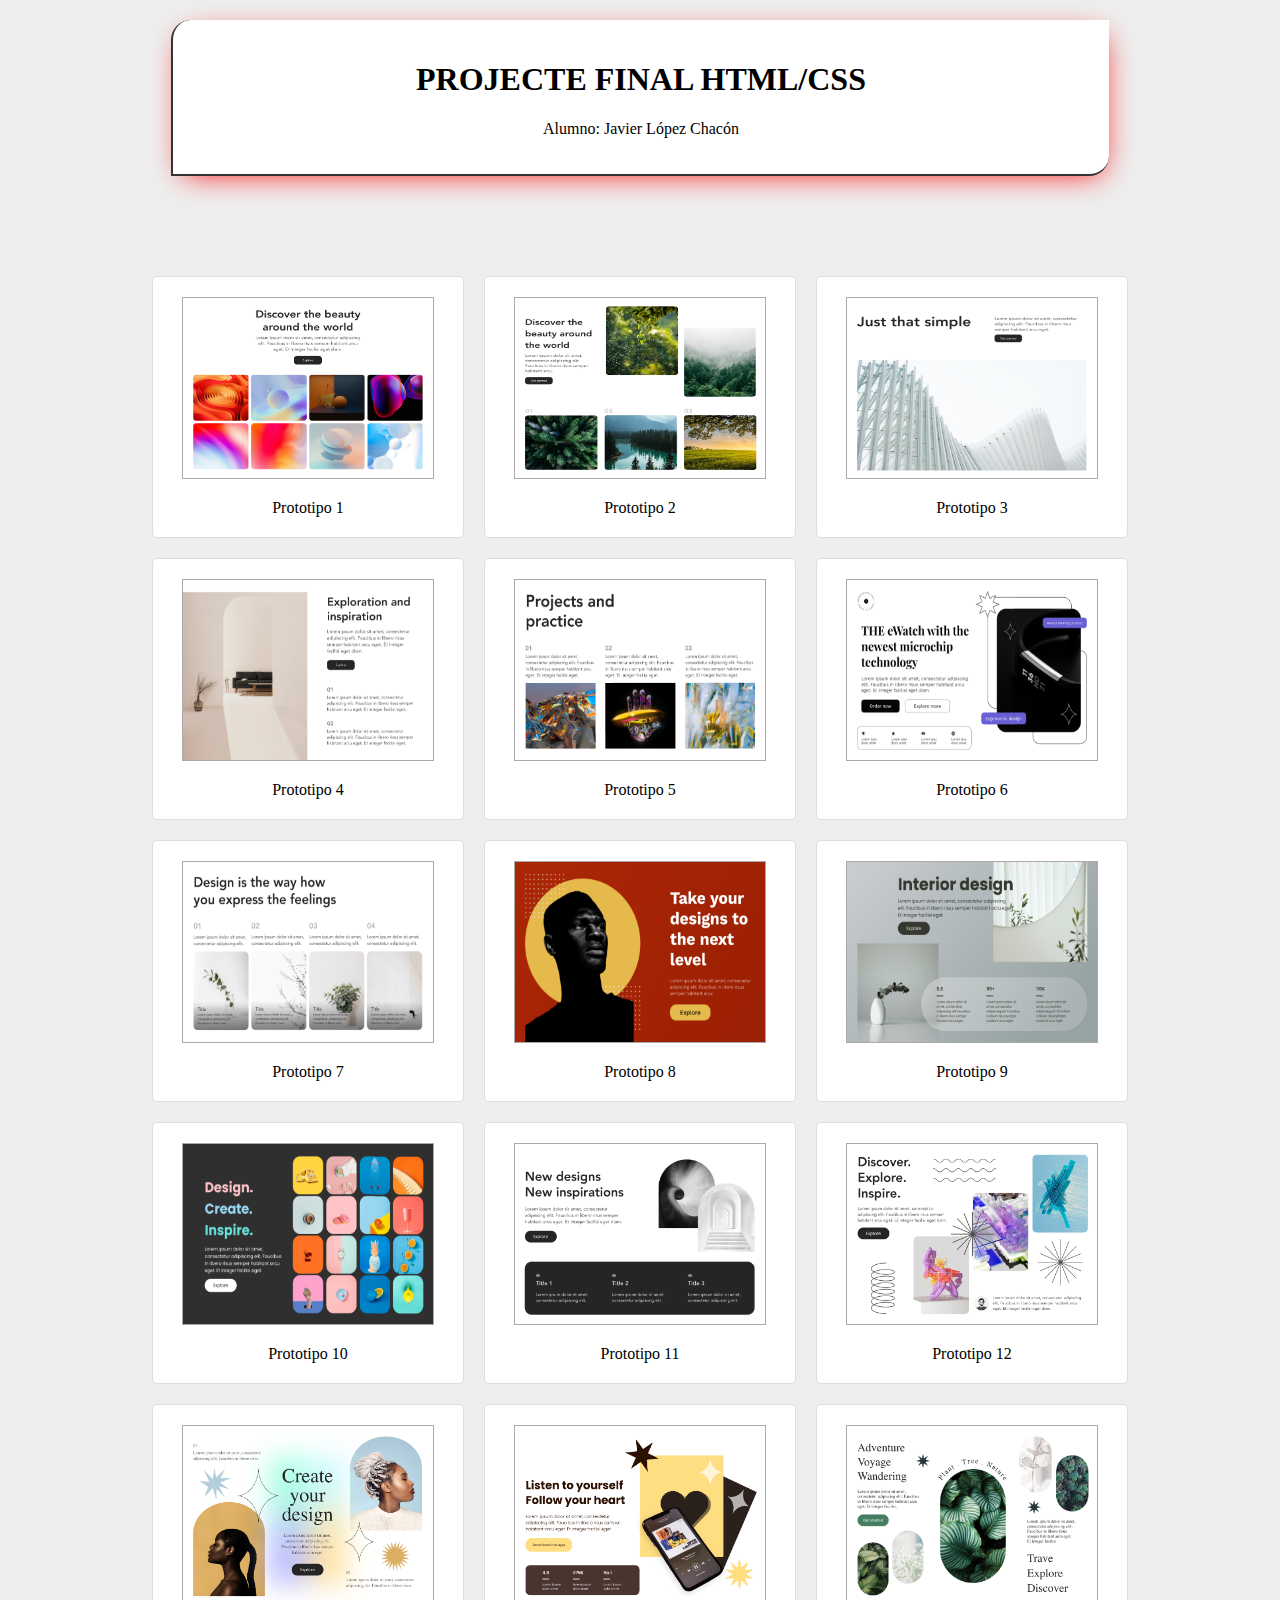
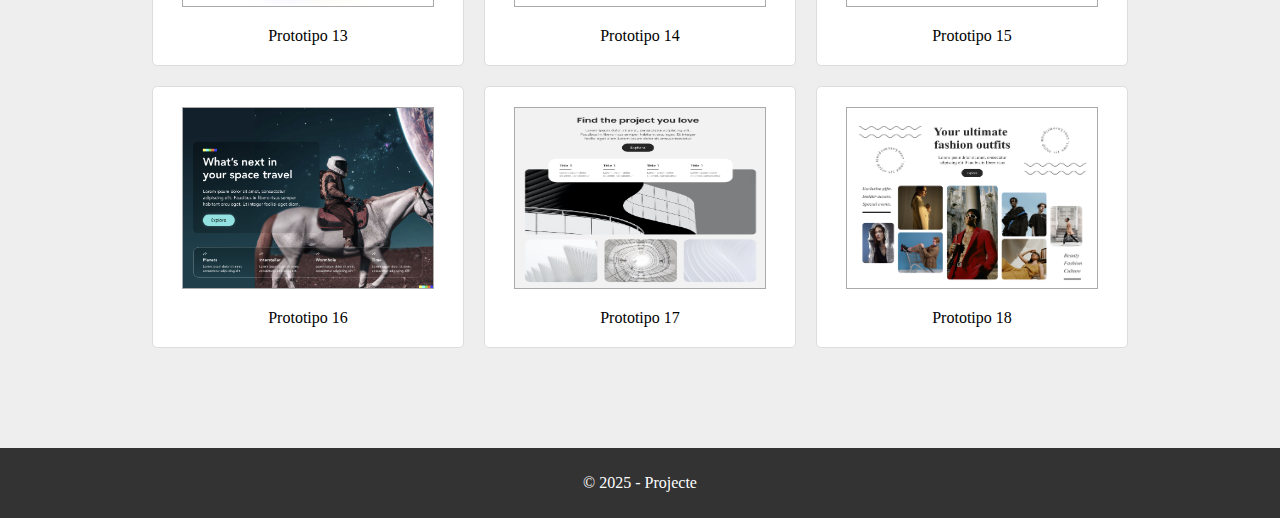
<file: index.html>
<!DOCTYPE html>
<html lang="en">
<head>
    <meta charset="UTF-8">
    <meta name="viewport" content="width=device-width, initial-scale=1.0">
    <title>PROJECTE FINAL HTML/CSS</title>
    <link rel="stylesheet" href="styles.css">
    <link href="https://fonts.cdnfonts.com/css/avenir" rel="stylesheet">
</head>
<body>
    <nav>
        <h1>PROJECTE FINAL HTML/CSS</h1>
        <p>Alumno: Javier López Chacón</p>
    </nav>
    <section class="cartas">
        <div>
            <a href="prototipos/prototipo_01/index.html"><img src="img/imagen01.png" alt="prototipo 1"></a>
            <p>Prototipo 1</p>
        </div>
        <div>
            <a href="prototipos/prototipo_02/index.html"><img src="img/imagen02.png" alt="prototipo 2"></a>
            <p>Prototipo 2</p>
        </div>
        <div>
            <a href="prototipos/prototipo_03/index.html"><img src="img/imagen03.png" alt="prototipo 3"></a>
            <p>Prototipo 3</p>
        </div>
        <div>
            <a href="prototipos/prototipo_04/index.html"><img src="img/imagen04.png" alt="prototipo 4"></a>
            <p>Prototipo 4</p>
        </div>
        <div>
            <a href="prototipos/prototipo_05/index.html"><img src="img/imagen05.png" alt="prototipo 5"></a>
            <p>Prototipo 5</p>
        </div>
        <div>
            <a href="prototipos/prototipo_06/index.html"><img src="img/imagen06.png" alt="prototipo 6"></a>
            <p>Prototipo 6</p>
        </div>
        <div>
            <a href="prototipos/prototipo_07/index.html"><img src="img/imagen07.png" alt="prototipo 7"></a>
            <p>Prototipo 7</p>
        </div>
        <div>
            <a href="prototipos/prototipo_08/index.html"><img src="img/imagen08.png" alt="prototipo 8"></a>
            <p>Prototipo 8</p>
        </div>
        <div>
            <a href="prototipos/prototipo_09/index.html"><img src="img/imagen09.png" alt="prototipo 9"></a>
            <p>Prototipo 9</p>
        </div>
        <div>
            <a href="prototipos/prototipo_10/index.html"><img src="img/imagen10.png" alt="prototipo 10"></a>
            <p>Prototipo 10</p>
        </div>
        <div>
            <a href="prototipos/prototipo_11/index.html"><img src="img/imagen11.png" alt="prototipo 11"></a>
            <p>Prototipo 11</p>
        </div>
        <div>
            <a href="prototipos/prototipo_12/index.html"><img src="img/imagen12.png" alt="prototipo 12"></a>
            <p>Prototipo 12</p>
        </div>
        <div>
            <a href="prototipos/prototipo_13/index.html"><img src="img/imagen13.png" alt="prototipo 13"></a>
            <p>Prototipo 13</p>
        </div>
        <div>
            <a href="prototipos/prototipo_14/index.html"><img src="img/imagen14.png" alt="prototipo 14"></a>
            <p>Prototipo 14</p>
        </div>
        <div>
            <a href="prototipos/prototipo_15/index.html"><img src="img/imagen15.png" alt="prototipo 15"></a>
            <p>Prototipo 15</p>
        </div>
        <div>
            <a href="prototipos/prototipo_16/index.html"><img src="img/imagen16.png" alt="prototipo 16"></a>
            <p>Prototipo 16</p>
        </div>
        <div>
            <a href="prototipos/prototipo_17/index.html"><img src="img/imagen17.png" alt="prototipo 17"></a>
            <p>Prototipo 17</p>
        </div>
        <div>
            <a href="prototipos/prototipo_18/index.html"><img src="img/imagen18.png" alt="prototipo 18"></a>
            <p>Prototipo 18</p>
        </div>
    </section>
    <footer>
        <p>© 2025 - Projecte</p>
    </footer>
</body>
</html>
</file>
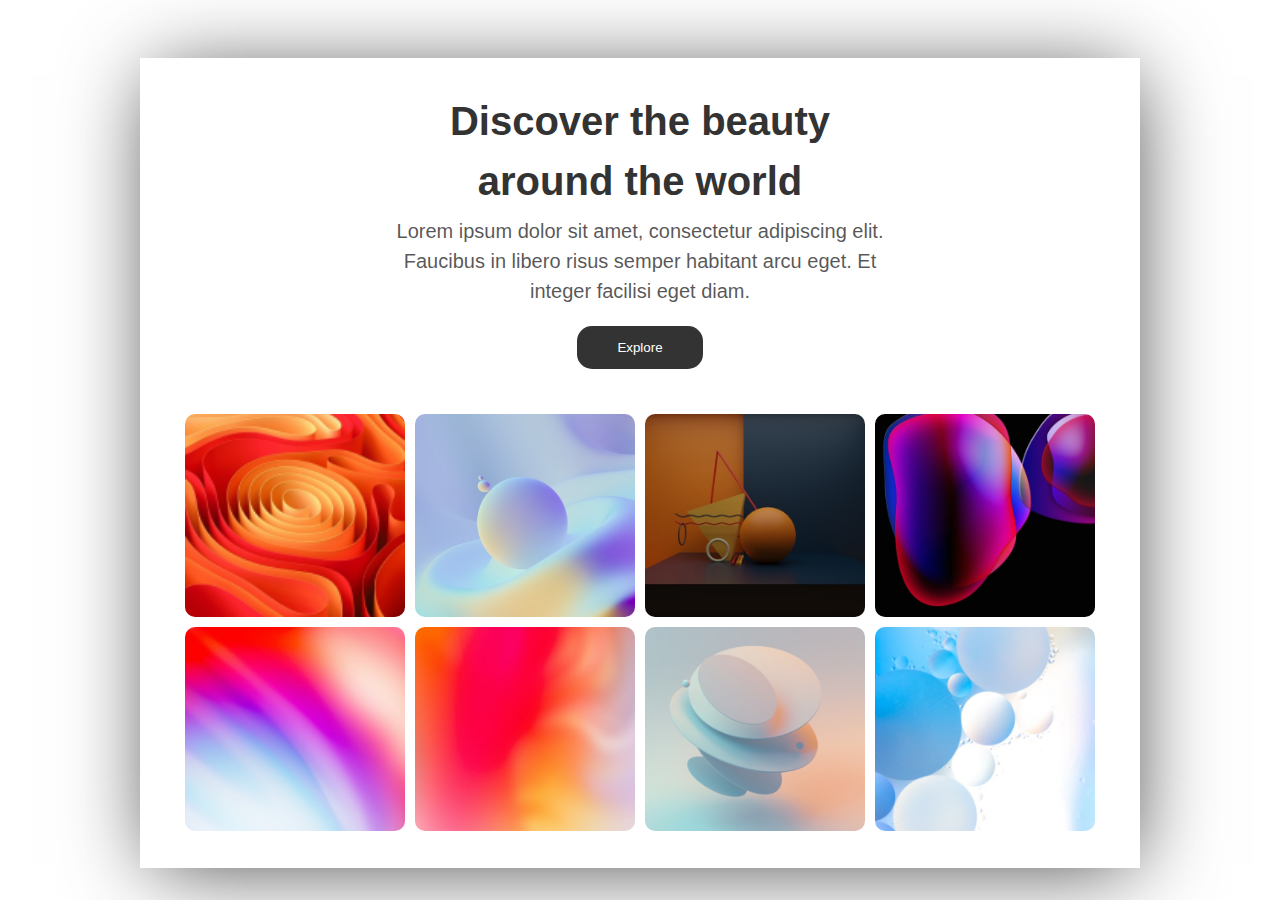
<file: prototipos/prototipo_01/index.html>
<!DOCTYPE html>
<html lang="en">
<head>
    <meta charset="UTF-8">
    <meta name="viewport" content="width=device-width, initial-scale=1.0">
    <title>Prototipo 1</title>
    <link rel="stylesheet" href="styles.css">
</head>
<body>
    <section class="carta-1">
        <h2>Discover the beauty around the world</h2>
        <p>Lorem ipsum dolor sit amet, consectetur adipiscing elit. Faucibus in libero risus semper habitant arcu eget. Et integer facilisi eget diam.</p>
        <button>Explore</button>
        <div>
            <img src="img__carta-1/imagen1.png">
            <img src="img__carta-1/imagen2.png">
            <img src="img__carta-1/imagen3.png">
            <img src="img__carta-1/imagen4.png">
            <img src="img__carta-1/imagen5.png">
            <img src="img__carta-1/imagen6.png">
            <img src="img__carta-1/imagen7.png">
            <img src="img__carta-1/imagen8.png">
        </div>
    </section>
</body>
</html>
</file>
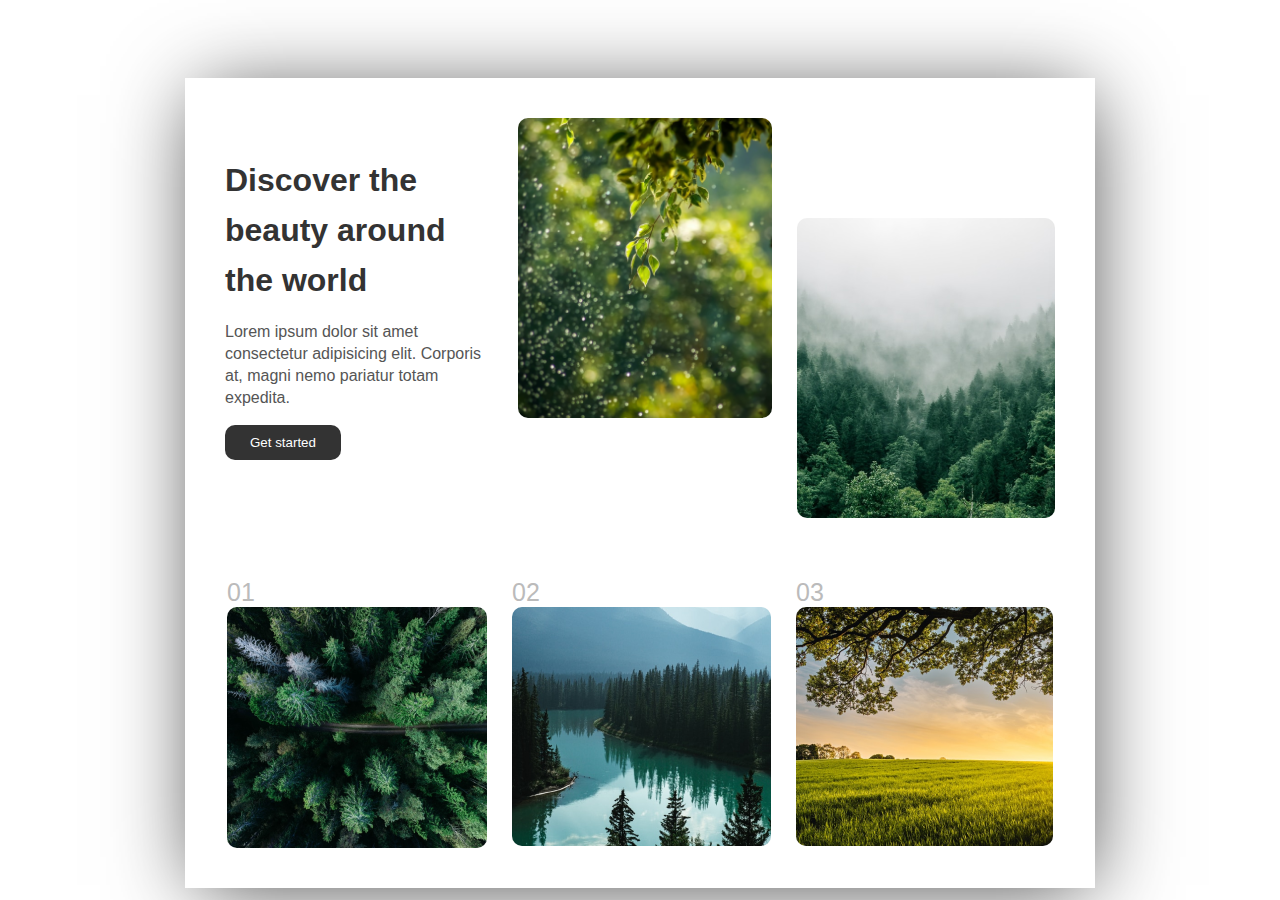
<file: prototipos/prototipo_02/index.html>
<!DOCTYPE html>
<html lang="en">
<head>
    <meta charset="UTF-8">
    <meta name="viewport" content="width=device-width, initial-scale=1.0">
    <title>Prototipo 2</title>
    <link rel="stylesheet" href="styles.css">
</head>
<body>
    <section class="carta-2">
        <div class="carta-2__primera-parte">
            <div>
                <h2>Discover the beauty around the world</h2>
                <p>Lorem ipsum dolor sit amet consectetur adipisicing elit. Corporis at, magni nemo pariatur totam expedita.</p>
                <button>Get started</button>
            </div>
            <img src="img__carta-2/imagen1.png">
            <img src="img__carta-2/imagen2.png">
        </div>
        <div class="carta-2__segunda-parte">
            <div>
                <div class="carta-2__numero">01</div>
                <img src="img__carta-2/imagen3.png">
            </div>
            <div>
                <div class="carta-2__numero">02</div>
                <img src="img__carta-2/imagen4.png">
            </div>
            <div>
                <div class="carta-2__numero">03</div>
                <img src="img__carta-2/imagen5.png">
            </div>
        </div>
    </section>
</body>
</html>
</file>
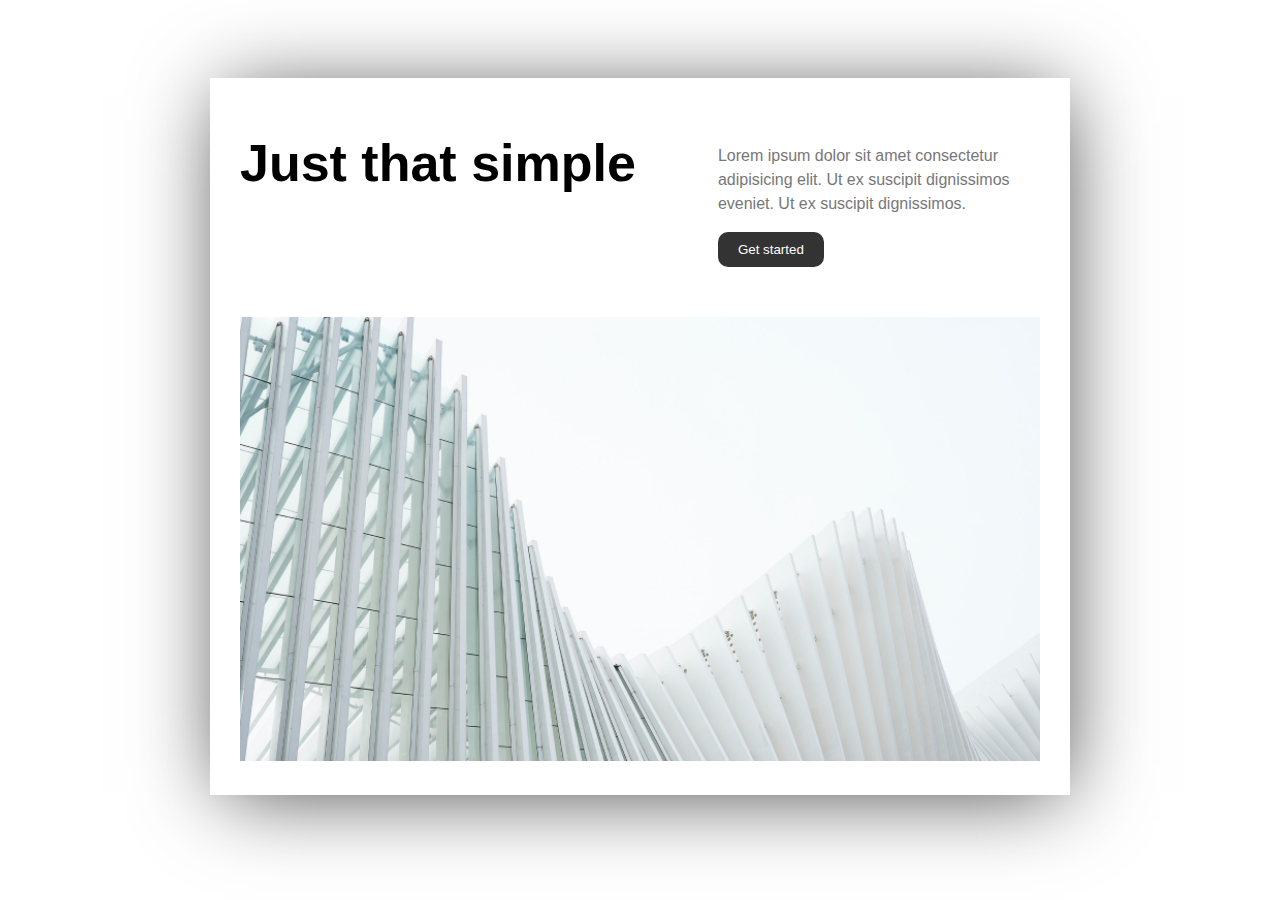
<file: prototipos/prototipo_03/index.html>
<!DOCTYPE html>
<html lang="en">
<head>
    <meta charset="UTF-8">
    <meta name="viewport" content="width=device-width, initial-scale=1.0">
    <title>Prototipo 3</title>
    <link rel="stylesheet" href="styles.css">
</head>
<body>
    <section class="carta-3">
        <div>
            <h2>Just that simple</h2>
            <div class="carta-3__parte">
                <p>Lorem ipsum dolor sit amet consectetur adipisicing elit. Ut ex suscipit dignissimos eveniet. Ut ex suscipit dignissimos.</p>
                <button>Get started</button>
            </div>
        </div>
        <img src="img__carta-3/imagen1.png">
    </section>

</body>
</html>
</file>
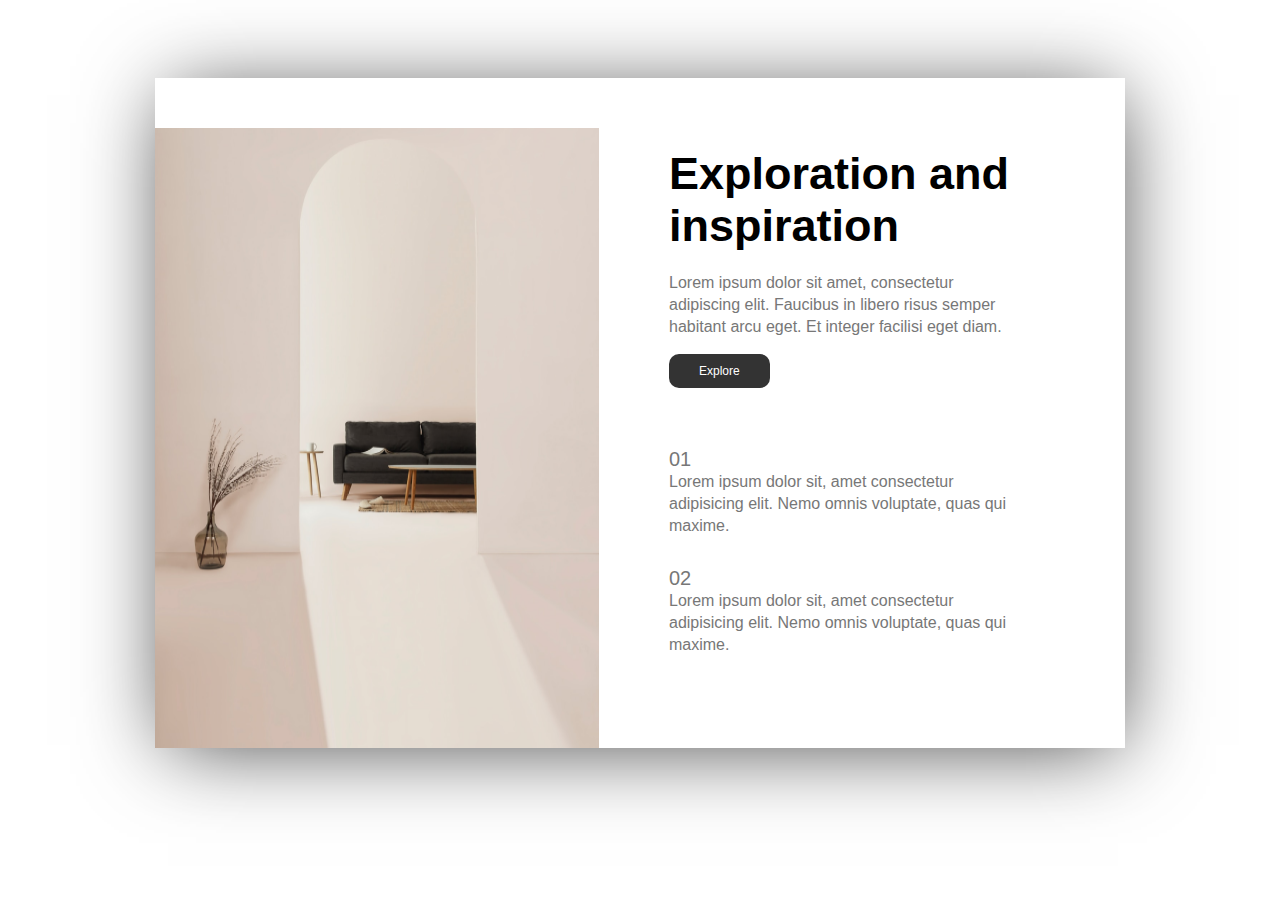
<file: prototipos/prototipo_04/index.html>
<!DOCTYPE html>
<html lang="en">
<head>
    <meta charset="UTF-8">
    <meta name="viewport" content="width=device-width, initial-scale=1.0">
    <title>Prototipo 4</title>
    <link rel="stylesheet" href="styles.css">
</head>
<body>
    <section class="carta-4">
        <img src="img__carta-4/imagen1.png">
        <div>
            <div class="carta-4__primera-parte">
                <h2>Exploration and inspiration</h2>
                <p>Lorem ipsum dolor sit amet, consectetur adipiscing elit. Faucibus in libero risus semper habitant arcu eget. Et integer facilisi eget diam.</p>
                <button>Explore</button>
            </div>
            <div class="carta-4__segunda-parte">
                <div>
                    <div>01</div>
                    <p>Lorem ipsum dolor sit, amet consectetur adipisicing elit. Nemo omnis voluptate, quas qui maxime.</p>
                </div>
                <div>
                    <div>02</div>
                    <p>Lorem ipsum dolor sit, amet consectetur adipisicing elit. Nemo omnis voluptate, quas qui maxime.</p>
                </div>
            </div>
        </div>
    </section>
</body>
</html>
</file>
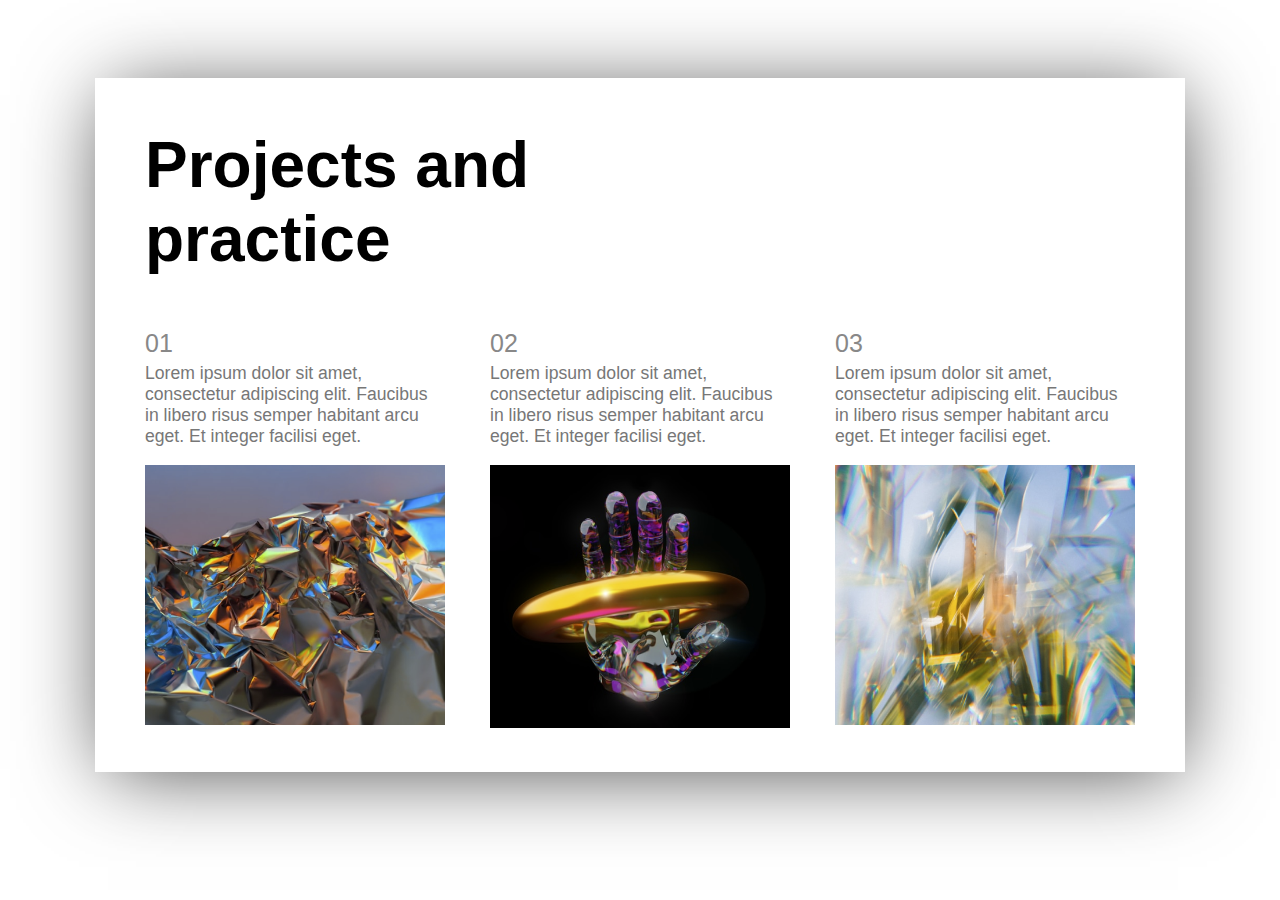
<file: prototipos/prototipo_05/index.html>
<!DOCTYPE html>
<html lang="en">
<head>
    <meta charset="UTF-8">
    <meta name="viewport" content="width=device-width, initial-scale=1.0">
    <title>Prototipo 5</title>
    <link rel="stylesheet" href="styles.css">
</head>
<body>
    <section class="carta-5">
        <h2>Projects and practice</h2>
        <div>
            <div>
                <div>01</div>
                <p>Lorem ipsum dolor sit amet, consectetur adipiscing elit. Faucibus in libero risus semper habitant arcu eget. Et integer facilisi eget.</p>
                <img src="img__carta-5/imagen1.png">
            </div>
            <div>
                <div>02</div>
                <p>Lorem ipsum dolor sit amet, consectetur adipiscing elit. Faucibus in libero risus semper habitant arcu eget. Et integer facilisi eget.</p>
                <img src="img__carta-5/imagen2.png">
            </div>
            <div>
                <div>03</div>
                <p>Lorem ipsum dolor sit amet, consectetur adipiscing elit. Faucibus in libero risus semper habitant arcu eget. Et integer facilisi eget.</p>
                <img src="img__carta-5/imagen3.png">
            </div>
        </div>
    </section>
</body>
</html>
</file>
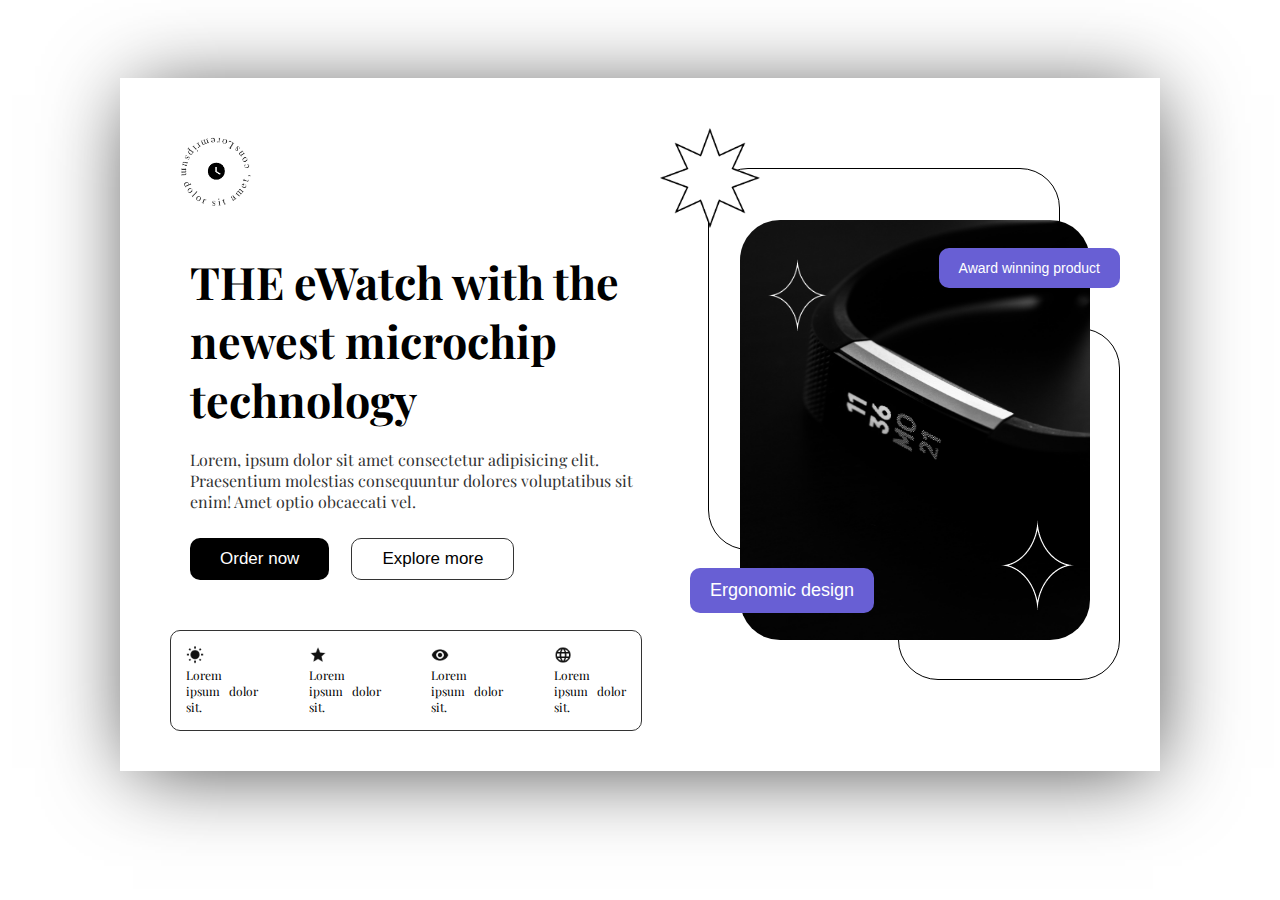
<file: prototipos/prototipo_06/index.html>
<!DOCTYPE html>
<html lang="en">
<head>
    <meta charset="UTF-8">
    <meta name="viewport" content="width=device-width, initial-scale=1.0">
    <title>Prototipo 6</title>
    <link rel="stylesheet" href="styles.css">
    <link href="https://fonts.googleapis.com/css2?family=Playfair+Display:ital,wght@0,400..900;1,400..900&display=swap" rel="stylesheet">
</head>
<body>
    <section class="carta-6">
        <div class="carta-6__lado-izquierdo">
            <div class="carta-6__primera-parte">
                <img src="img__carta-6/imagen1.png" alt="redonda">
                <h2>THE eWatch with the newest microchip technology</h2>
                <p>Lorem, ipsum dolor sit amet consectetur adipisicing elit. Praesentium molestias consequuntur dolores voluptatibus sit enim! Amet optio obcaecati vel.</p>
                <div class="botones">
                    <button>Order now</button>
                    <button>Explore more</button>
                </div>
            </div>
            <div class="carta-6__segunda-parte">
                <div>
                    <img src="img__carta-6/icono1.png" alt="icono1">
                    <p>Lorem ipsum dolor sit.</p>
                </div>
                <div>
                    <img src="img__carta-6/icono2.png" alt="icono2">
                    <p>Lorem ipsum dolor sit.</p>
                </div>
                <div>
                    <img src="img__carta-6/icono3.png" alt="icono3">
                    <p>Lorem ipsum dolor sit.</p>
                </div>
                <div>
                    <img src="img__carta-6/icono4.png" alt="icono4">
                    <p>Lorem ipsum dolor sit.</p>
                </div>
            </div>
        </div>
        <div class="carta-6__lado-derecho">
            <img src="img__carta-6/imagen2.jpg">
            <img src="img__carta-6/imagen3.png" alt="estreya">
            <img src="img__carta-6/imagen4.png" alt="estreya2">
            <img src="img__carta-6/imagen4.png" alt="estreya3">
            <button class="boton_lila boton_lila--uno">Ergonomic design</button>
            <button class="boton_lila boton_lila--dos">Award winning product</button>
        </div>
    </section>
</body>
</html>
</file>
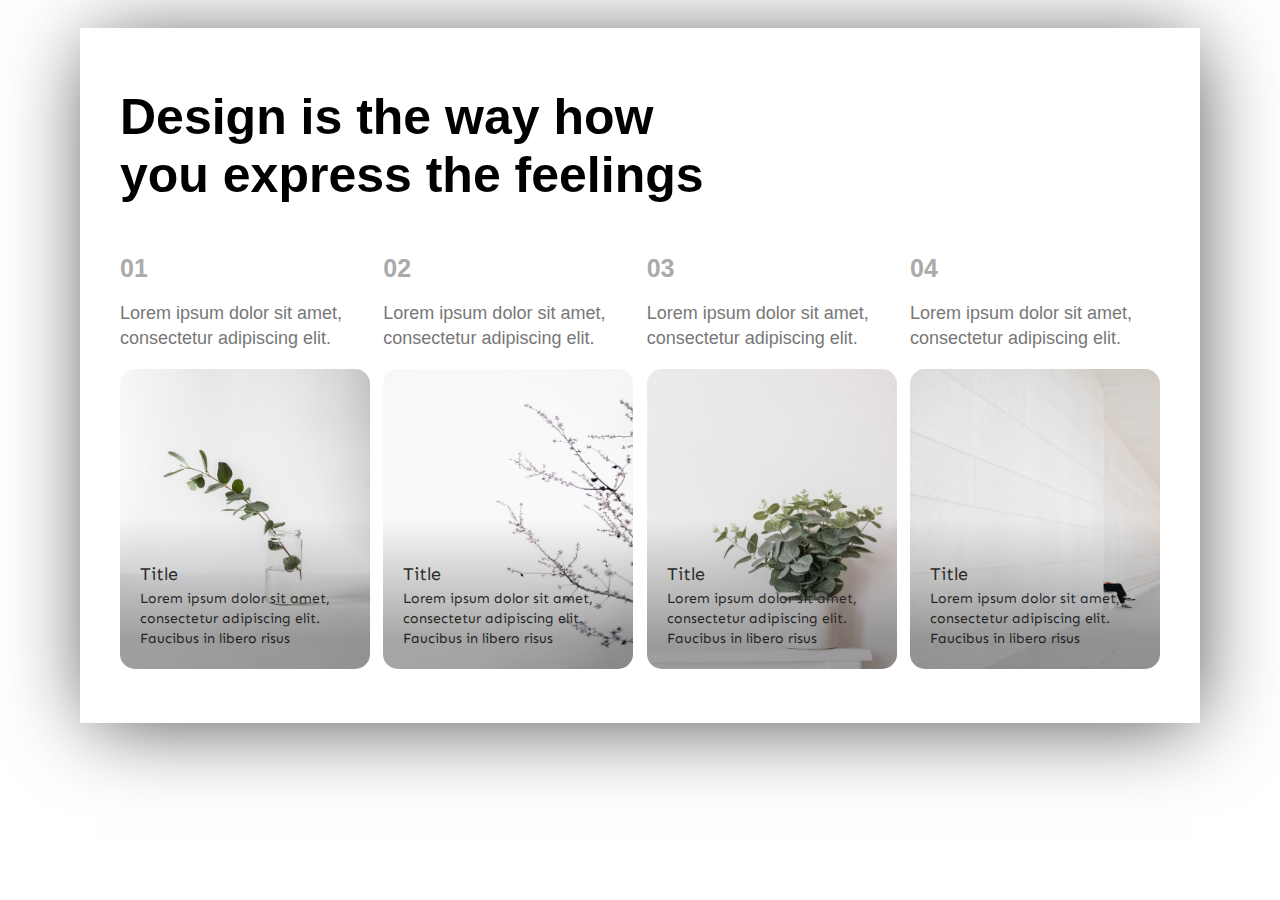
<file: prototipos/prototipo_07/index.html>
<!DOCTYPE html>
<html lang="en">
<head>
    <meta charset="UTF-8">
    <meta name="viewport" content="width=device-width, initial-scale=1.0">
    <title>Prototipo 7</title>
    <link rel="stylesheet" href="styles.css">
    <link href="https://fonts.googleapis.com/css2?family=Sen:wght@400..800&display=swap" rel="stylesheet">
</head>
<body>
    <section class="carta-7">
        <h2>Design is the way how you express the feelings</h2>
        <div class="tarjetas">
            <div class="targeta">
                <div class="numero">01</div>
                <p>Lorem ipsum dolor sit amet, consectetur adipiscing elit.</p>
                <img src="img__carta-7/imagen1.jpeg" alt="imagen1">
                <div class="contenido">
                    <h3>Title</h3>
                    <p>Lorem ipsum dolor sit amet, consectetur adipiscing elit. Faucibus in libero risus</p>
                </div>
            </div>
            <div class="targeta">
                <div class="numero">02</div>
                <p>Lorem ipsum dolor sit amet, consectetur adipiscing elit.</p>
                <img src="img__carta-7/imagen2.jpeg" alt="imagen2">
                <div class="contenido">
                    <h3>Title</h3>
                    <p>Lorem ipsum dolor sit amet, consectetur adipiscing elit. Faucibus in libero risus</p>
                </div>
            </div>
            <div class="targeta">
                <div class="numero">03</div>
                <p>Lorem ipsum dolor sit amet, consectetur adipiscing elit.</p>
                <img src="img__carta-7/imagen3.jpeg" alt="imagen3">
                <div class="contenido">
                    <h3>Title</h3>
                    <p>Lorem ipsum dolor sit amet, consectetur adipiscing elit. Faucibus in libero risus</p>
                </div>
            </div>
            <div class="targeta">
                <div class="numero">04</div>
                <p>Lorem ipsum dolor sit amet, consectetur adipiscing elit.</p>
                <img src="img__carta-7/imagen4.jpeg" alt="imagen4">
                <div class="contenido">
                    <h3>Title</h3>
                    <p>Lorem ipsum dolor sit amet, consectetur adipiscing elit. Faucibus in libero risus</p>
                </div>
            </div>
        </div>
    </section>
</body>
</html>
</file>
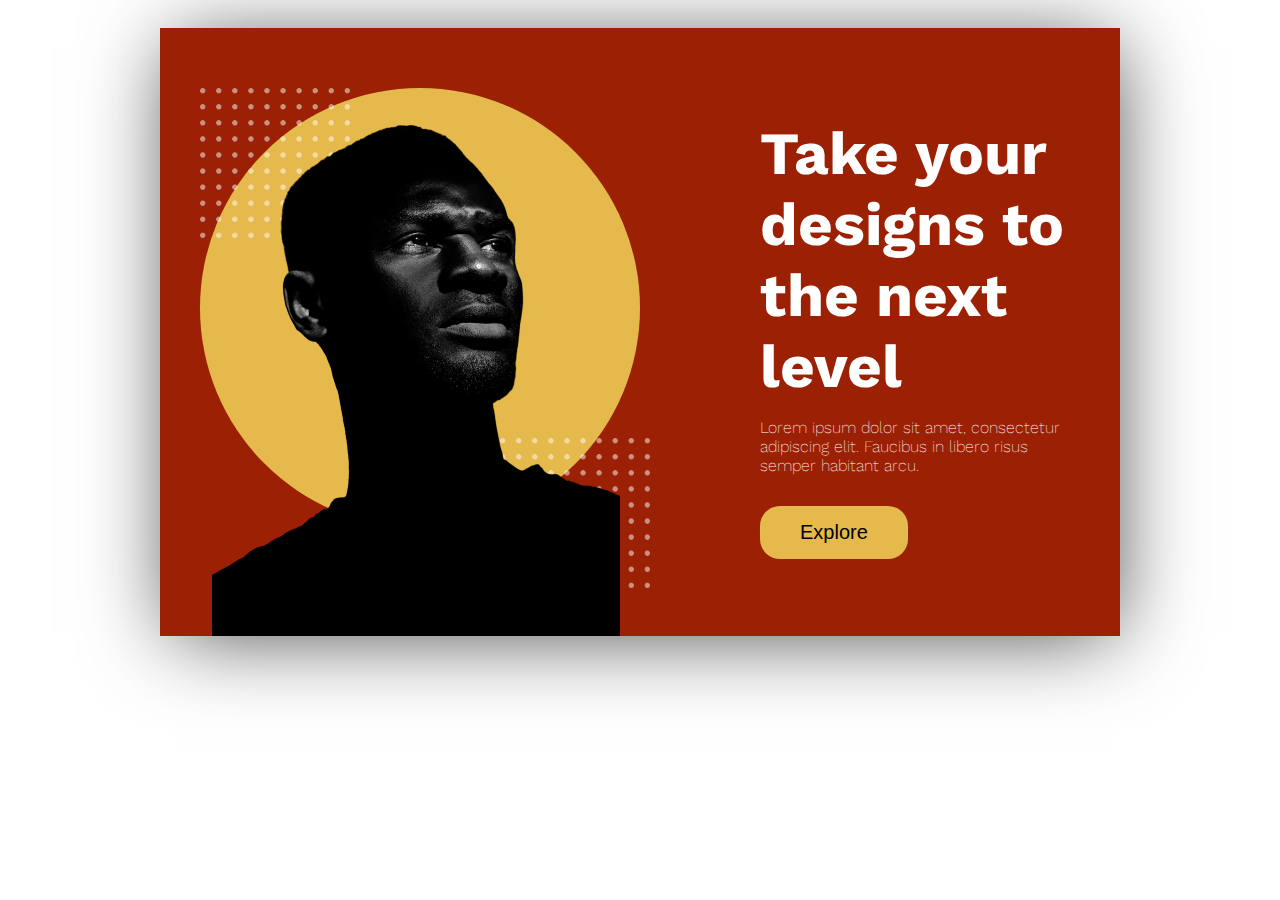
<file: prototipos/prototipo_08/index.html>
<!DOCTYPE html>
<html lang="en">
<head>
    <meta charset="UTF-8">
    <meta name="viewport" content="width=device-width, initial-scale=1.0">
    <title>Prototipo 8</title>
    <link rel="stylesheet" href="styles.css">
    <link href="https://fonts.googleapis.com/css2?family=Playfair+Display:ital,wght@0,400..900;1,400..900&family=Work+Sans:ital,wght@0,100..900;1,100..900&display=swap" rel="stylesheet">
</head>
<body>
    <section class="carta-8">
        <div class="lado-izquierdo">
            <div class="circulo-amarillo">
                <img src="img__carta-8/imagen2.png" alt="imagen1">
                <img src="img__carta-8/imagen2.png" alt="imagen2">
                <img src="img__carta-8/imagen1.png" alt="imagen3">
            </div>
        </div>
        <div class="lado-derecho">
            <h2>Take your designs to the next level</h2>
            <p>Lorem ipsum dolor sit amet, consectetur adipiscing elit. Faucibus in libero risus semper habitant arcu.</p>
            <button>Explore</button>
        </div>
    </section>
</body>
</html>
</file>
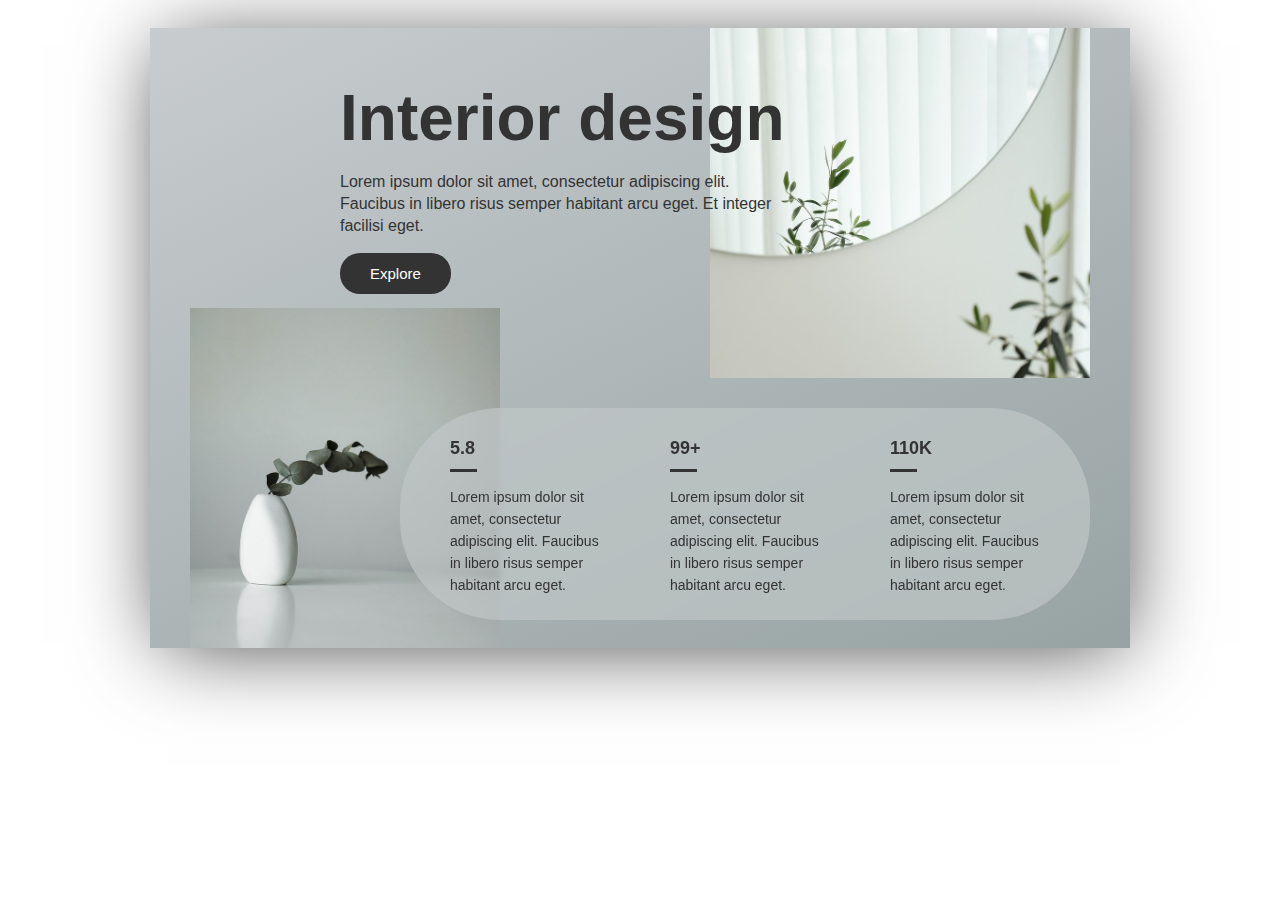
<file: prototipos/prototipo_09/index.html>
<!DOCTYPE html>
<html lang="en">
<head>
    <meta charset="UTF-8">
    <meta name="viewport" content="width=device-width, initial-scale=1.0">
    <title>Prototipo 9</title>
    <link rel="stylesheet" href="styles.css">
</head>
<body>
    <section class="carta-9">
        <div class="primera-parte">
            <div class="primera-parte_contenido">
                <h2>Interior design</h2>
                <p>Lorem ipsum dolor sit amet, consectetur adipiscing elit. Faucibus in libero risus semper habitant arcu eget. Et integer facilisi eget.</p>
                <button>Explore</button>
            </div>
            <img src="img__carta-9/imagen1.jpg" alt="imagen1">
        </div>
        <div class="segunda-parte">
            <img src="img__carta-9/imagen2.jpg" alt="imagen2">
            <div class="segunda-parte__contenido">
                <div class="segunda-parte__trozo">
                    <div class="numero">5.8</div>
                    <div class="rayita"></div>
                    <p>Lorem ipsum dolor sit amet, consectetur adipiscing elit. Faucibus in libero risus semper habitant arcu eget.</p>
                </div>
                <div class="segunda-parte__trozo">
                    <div class="numero">99+</div>
                    <div class="rayita"></div>
                    <p>Lorem ipsum dolor sit amet, consectetur adipiscing elit. Faucibus in libero risus semper habitant arcu eget.</p>
                </div>
                <div class="segunda-parte__trozo">
                    <div class="numero">110K</div>
                    <div class="rayita"></div>
                    <p>Lorem ipsum dolor sit amet, consectetur adipiscing elit. Faucibus in libero risus semper habitant arcu eget.</p>
                </div>
            </div>
        </div>
    </section>
      
</body>
</html>
</file>
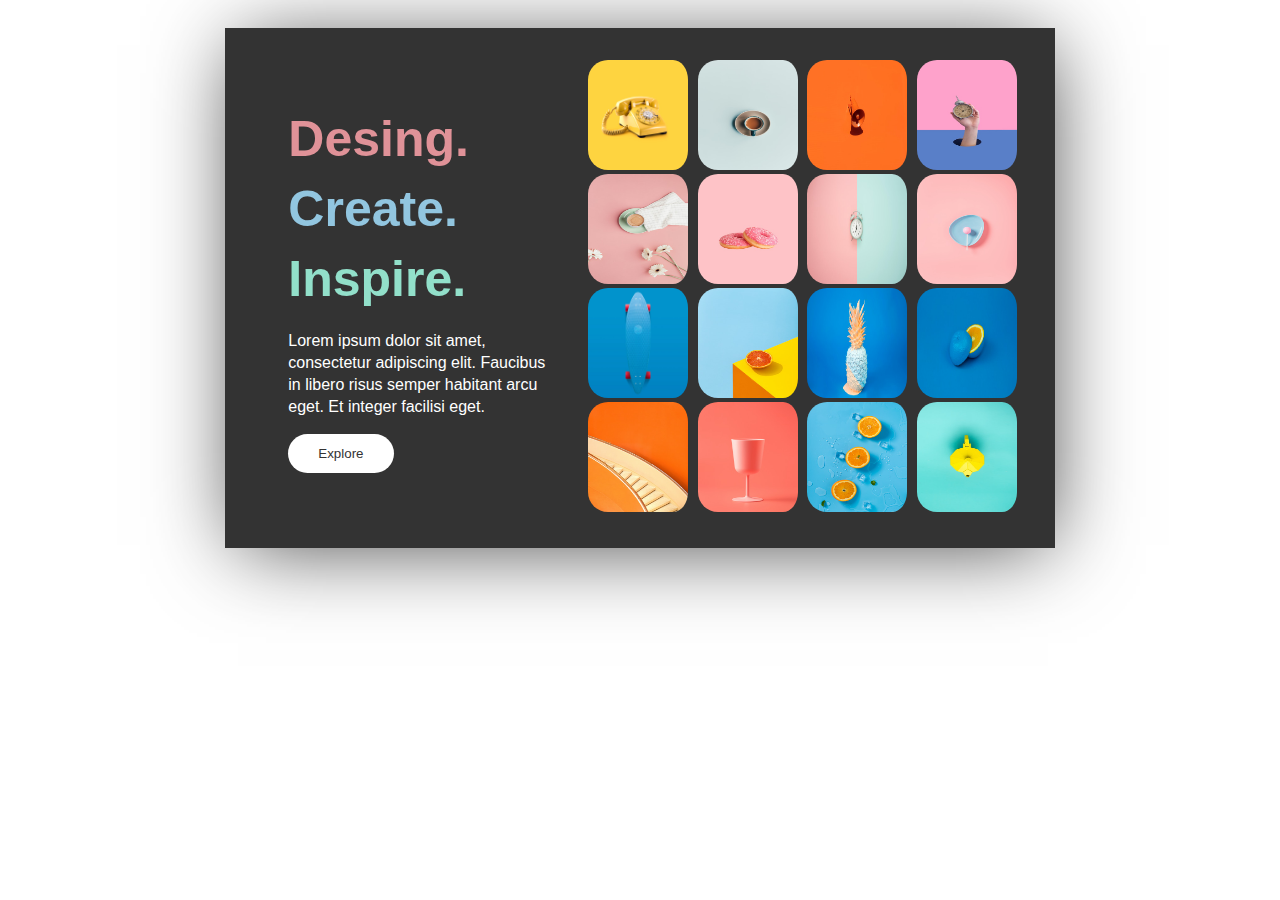
<file: prototipos/prototipo_10/index.html>
<!DOCTYPE html>
<html lang="en">
<head>
    <meta charset="UTF-8">
    <meta name="viewport" content="width=device-width, initial-scale=1.0">
    <title>Prototipo-10</title>
    <link rel="stylesheet" href="styles.css">
</head>
<body>
    <section class="carta-10">
        <div class="lado_izquierdo">
            <div>Desing.</div>
            <div>Create.</div>
            <div>Inspire.</div>
            <p>Lorem ipsum dolor sit amet, consectetur adipiscing elit. Faucibus in libero risus semper habitant arcu eget. Et integer facilisi eget.</p>
            <button>Explore</button>
        </div>
        <div class="lado_derecho">
            <div>
                <img src="img__carta-10/imagen01.jpeg" alt="imagen1">
                <img src="img__carta-10/imagen02.jpeg" alt="imagen2">
                <img src="img__carta-10/imagen03.jpeg" alt="imagen3">
                <img src="img__carta-10/imagen04.jpeg" alt="imagen4">
            </div>
            <div>
                <img src="img__carta-10/imagen05.jpeg" alt="imagen5">
                <img src="img__carta-10/imagen06.jpeg" alt="imagen6">
                <img src="img__carta-10/imagen07.jpeg" alt="imagen7">
                <img src="img__carta-10/imagen08.jpeg" alt="imagen8">
            </div>
            <div>
                <img src="img__carta-10/imagen09.jpeg" alt="imagen9">
                <img src="img__carta-10/imagen10.jpeg" alt="imagen10">
                <img src="img__carta-10/imagen11.jpeg" alt="imagen11">
                <img src="img__carta-10/imagen12.jpeg" alt="imagen12">
            </div>
            <div>
                <img src="img__carta-10/imagen13.jpeg" alt="imagen13">
                <img src="img__carta-10/imagen14.jpeg" alt="imagen14">
                <img src="img__carta-10/imagen15.jpeg" alt="imagen15">
                <img src="img__carta-10/imagen16.jpeg" alt="imagen16">
            </div>
        </div>
    </section>
</body>
</html>
</file>
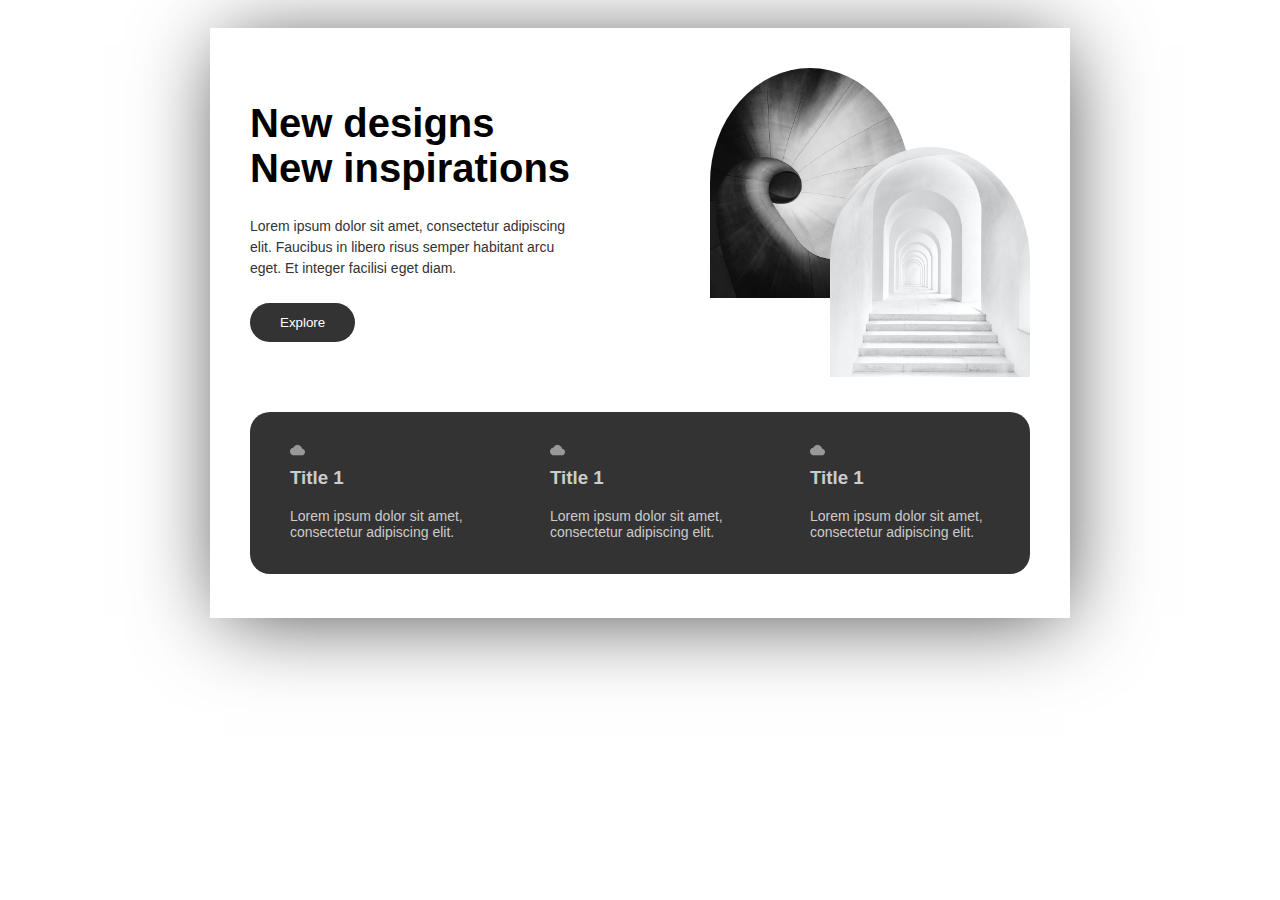
<file: prototipos/prototipo_11/index.html>
<!DOCTYPE html>
<html lang="en">
<head>
    <meta charset="UTF-8">
    <meta name="viewport" content="width=device-width, initial-scale=1.0">
    <title>Prototipo 11</title>
    <link rel="stylesheet" href="styles.css">
</head>
<body>
    <section class="carta-11">
        <div class="parte-arriba">
            <div class="parte-arriba__izquierdo">
                <h2>New designs New inspirations</h2>
                <p>Lorem ipsum dolor sit amet, consectetur adipiscing elit. Faucibus in libero risus semper habitant arcu eget. Et integer facilisi eget diam.</p>
                <button>Explore</button>
            </div>
            <div class="parte-arriba__derecho">
                <img src="img__carta-11/imagen1.jpg" alt="imagen1">
                <img src="img__carta-11/imagen2.jpg" alt="imagen2">
            </div>
        </div>
        <div class="parte-abajo">
            <div class="parte-abajo_trozo">
                <img src="img__carta-11/icono.png" alt="icono1">
                <h3>Title 1</h3>
                <p>Lorem ipsum dolor sit amet, consectetur adipiscing elit.</p>
            </div>
            <div class="parte-abajo_trozo">
                <img src="img__carta-11/icono.png" alt="icono2">
                <h3>Title 1</h3>
                <p>Lorem ipsum dolor sit amet, consectetur adipiscing elit.</p>
            </div>
            <div class="parte-abajo_trozo">
                <img src="img__carta-11/icono.png" alt="icono3">
                <h3>Title 1</h3>
                <p>Lorem ipsum dolor sit amet, consectetur adipiscing elit.</p>
            </div>
        </div>
    </section>
</body>
</html>
</file>
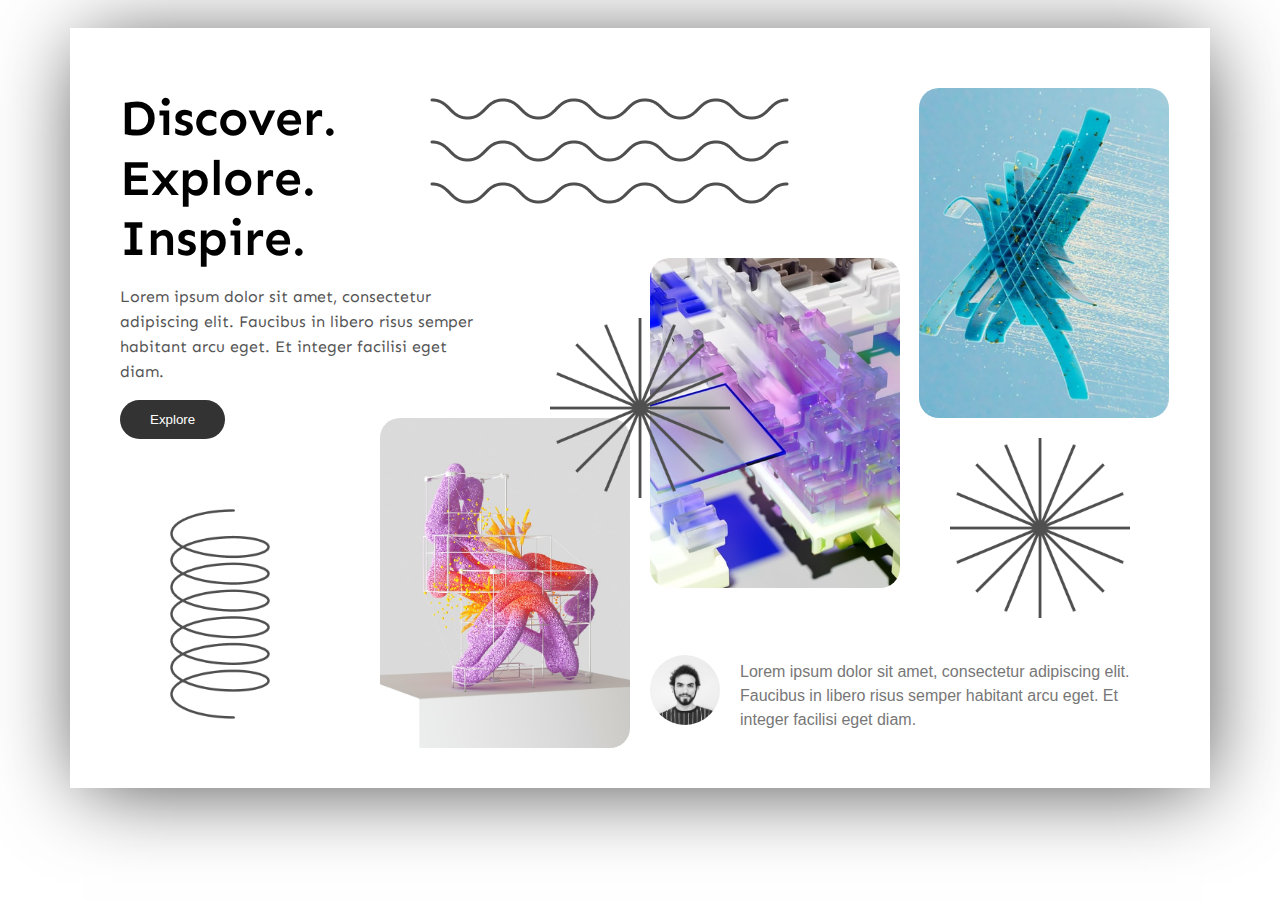
<file: prototipos/prototipo_12/index.html>
<!DOCTYPE html>
<html lang="en">
<head>
    <meta charset="UTF-8">
    <meta name="viewport" content="width=device-width, initial-scale=1.0">
    <title>Prototipo 12</title>
    <link rel="stylesheet" href="styles.css">
    <link href="https://fonts.googleapis.com/css2?family=Sen:wght@400..800&display=swap" rel="stylesheet">
</head>
<body>
    <section class="carta-12">
        <div class="lado-izquierdo">
            <div class="contenido">
                <div>Discover.</div>
                <div>Explore.</div>
                <div>Inspire.</div>
                <p>Lorem ipsum dolor sit amet, consectetur adipiscing elit. Faucibus in libero risus semper habitant arcu eget. Et integer facilisi eget diam.</p>
                <button>Explore</button>
            </div>
            <img src="img_carta-12/espiral.png" alt="espiral">
        </div>
        <div class="lado-derecho">
            <div class="derecho_parte-arriba">
                <div class="ondas">
                    <img src="img_carta-12/onda.png" alt="onda1">
                    <img src="img_carta-12/onda.png" alt="onda2">
                    <img src="img_carta-12/onda.png" alt="onda3">
                </div>
                <img src="img_carta-12/imagen1.jpg" alt="imagen1">
            </div>
            <div class="derecho_parte-medio">
                <img src="img_carta-12/estreya.png" alt="estreya1">
                <img src="img_carta-12/imagen2.jpg" alt="imagen2">
                <img src="img_carta-12/estreya.png" alt="estreya2">
            </div>
            <div class="derecho_parte-abajo">
                <img src="img_carta-12/imagen3.jpg" alt="imagen3">
                <div class="foto-descripcion">
                    <img src="img_carta-12/foto.jpg" alt="foto">
                    <p>Lorem ipsum dolor sit amet, consectetur adipiscing elit. Faucibus in libero risus semper habitant arcu eget. Et integer facilisi eget diam.</p>
                </div>
            </div>
        </div>
    </section>
</body>
</html>
</file>
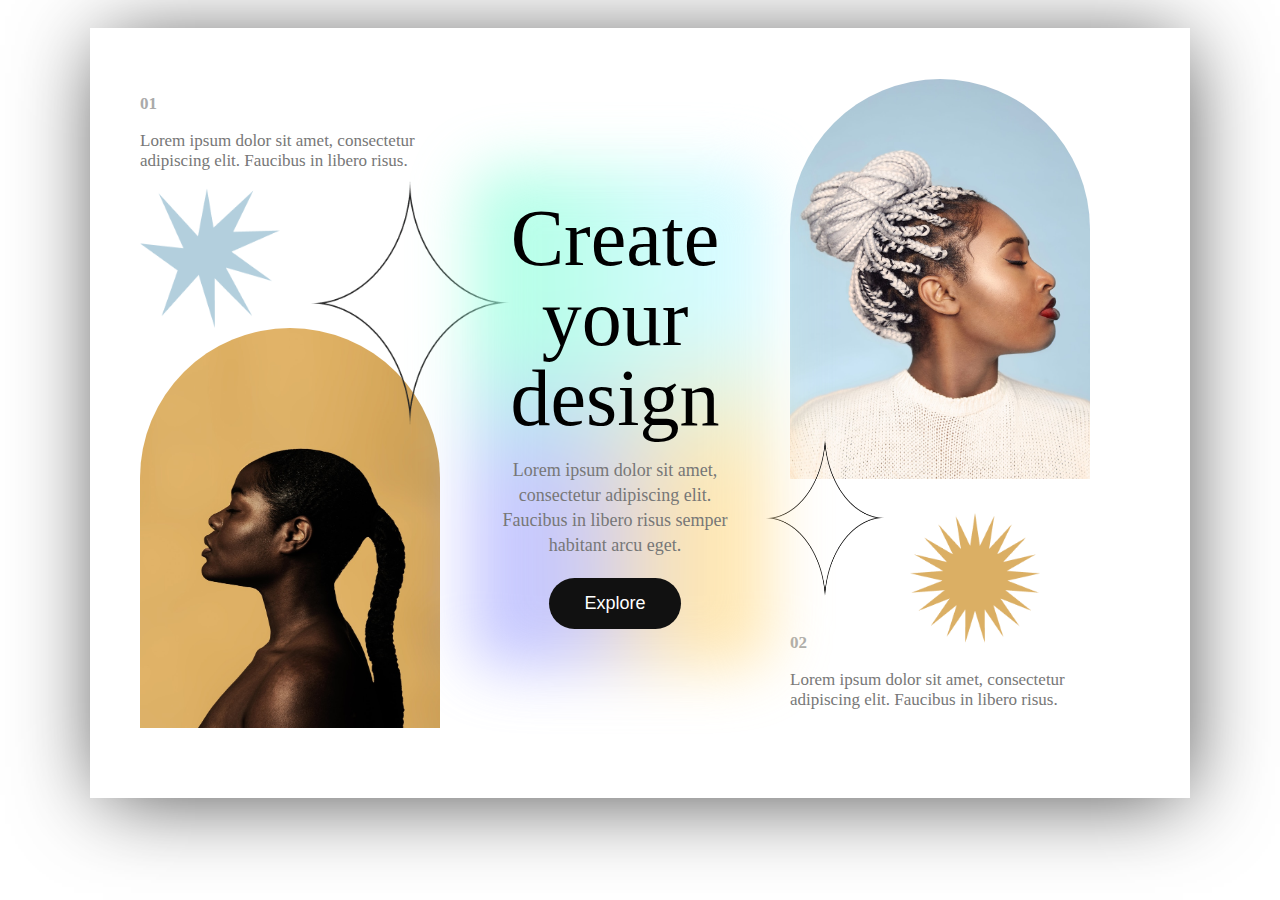
<file: prototipos/prototipo_13/index.html>
<!DOCTYPE html>
<html lang="en">
<head>
    <meta charset="UTF-8">
    <meta name="viewport" content="width=device-width, initial-scale=1.0">
    <title>Prototipo 13</title>
    <link rel="stylesheet" href="styles.css">
</head>
<body>
    <section class="carta-13">
        <div class="lado-izquierdo">
            <div class="contenido primer-contenido">
                <div class="numero">01</div>
                <p>Lorem ipsum dolor sit amet, consectetur adipiscing elit. Faucibus in libero risus.</p>
            </div>
            <div class="estreyas">
                <img src="img_carta-13/estreya2.png" alt="estreya2">
                <img src="img_carta-13/estreya1.png" alt="estreya">
            </div>
            <img src="img_carta-13/imagen1.jpg" alt="imagen1">
        </div>
        <div class="lado-centro">
            <div class="contenido-centro">
                <h2>Create your design</h2>
                <p>Lorem ipsum dolor sit amet, consectetur adipiscing elit. Faucibus in libero risus semper habitant arcu eget.</p>
                <button>Explore</button>
            </div>
            <img src="img_carta-13/gradientes.png" alt="gradientes">
        </div>
        </div>
        <div class="lado-derecho">
            <img src="img_carta-13/imagen2.jpg" alt="imagen2">
            <div class="estreyas segunda-estreya">
                <img src="img_carta-13/estreya1.png" alt="estreya1">
                <img src="img_carta-13/estreya3.png" alt="estreya3">
            </div>
            <div class="contenido segundo-contenido">
                <div class="numero">02</div>
                <p>Lorem ipsum dolor sit amet, consectetur adipiscing elit. Faucibus in libero risus.</p>
            </div>
        </div>
    </section>
</body>
</html>
</file>
<file: styles.css>
body {
    display: flex;
    box-sizing: border-box;
    align-items: center;
    flex-direction: column;
    font-family: avenir;
    background-color: #eee;
    margin: 0;
    margin-top: 20px;

}

nav {
    width: 70%;
    text-align: center;
    box-shadow: 3px 7px 31px -10px #f00;
    padding: 20px;
    border-top-left-radius: 20px;
    border-bottom-right-radius: 20px;
    border-bottom: 2px solid #333;
    border-left: 2px solid #333;
    animation-name: palpitar;
    animation-duration: 1s;
    animation-iteration-count: infinite;
    animation-direction: alternate;
    background-color: #fff;
}

@keyframes palpitar {
    from {
        box-shadow: 0px 0px 0px 0px #f00;
    }

    to {
        box-shadow: 3px 7px 31px -10px #f00;
    }
}

.cartas {
    display: flex;
    justify-content: center;
    gap: 20px;
    max-width: 1000px;
    flex-wrap: wrap;
    margin: 100px 0;
}

.cartas div {
    padding: 20px;
    width: 270px;
    height: 220px;
    border: 1px solid #ddd;
    text-align: center;
    background-color: #fff;
    border-radius: 5px;
    transition: box-shadow .3s;

}

.cartas div:hover {
    box-shadow: 0 0 5px 0 #aaa;
}

.cartas img {
    width: 250px;
    height: 180px;
    border: 1px solid #aaa;
}

footer {
    background-color: #333;
    color: #fff;
    width: 100%;
    text-align: center;
    padding: 10px 0;
}
</file>
<file: prototipos/prototipo_01/styles.css>
body {
    display: flex;
    box-sizing: border-box;
    align-items: center;
    flex-direction: column;
    font-family: avenir;
}

.carta-1 {
    margin-top: 50px;
    max-width: 1000px;
    height: 810px;
    box-shadow: 3px 7px 81px -10px rgba(0,0,0,0.75);
    text-align: center;
    display: flex;
    flex-direction: column;
    align-items: center;
}

.carta-1 h2 {
    width: 40%;
    font-size: 2.5rem;
    line-height: 60px;
    margin-bottom: 5px;
    color: #333;
    font-family: sans-serif;
}

.carta-1 p {
    width: 50%;
    color: #000a;
    line-height: 30px;
    margin-top: 0px;
    font-weight: 500;
    font-size: 20px;
    font-family: sans-serif;
}

.carta-1 button {
    padding: 14px 40px;
    border: none;
    border-radius: 15px;
    background-color: #333;
    color: #fff;
    font-weight: 100;
}

.carta-1 div {
    display: flex;
    justify-content: center;
    gap: 10px;
    flex-wrap: wrap;
    margin-top: 45px;
}

.carta-1 img {
    width: 220px;
    border-radius: 10px;
}
</file>
<file: prototipos/prototipo_02/styles.css>
body {
    display: flex;
    box-sizing: border-box;
    align-items: center;
    flex-direction: column;
    font-family: sans-serif;
}

.carta-2 {
    margin-top: 70px;
    max-width: 830px;
    height: 730px;
    box-shadow: 3px 7px 81px -10px rgba(0,0,0,0.75);
    display: flex;
    flex-direction: column;
    padding: 40px;
}

.carta-2__primera-parte {
    display: flex;
    justify-content: center;
    gap: 25px;
}

.carta-2__primera-parte div {
    display: flex;
    flex-direction: column;
    align-items: start;
    margin-top: 10px;
}

.carta-2__primera-parte h2 {
    font-size: 2rem;
    color: #333;
    line-height: 50px;
    margin-bottom: 0;
}

.carta-2__primera-parte button {
    border-radius: 10px;
    border: none;
    background-color: #333;
    color: #fff;
    padding: 10px 25px ;
}

.carta-2__primera-parte p {
    color: #555;
    line-height: 22px;
}

.carta-2__primera-parte img {
    height: 300px;
}

img[src="img__carta-2/imagen2.png"]{
    margin-top: 100px;
}

.carta-2__segunda-parte {
    display: flex;
    justify-content: center;
    gap: 25px;
    margin-top: 60px;
}

.carta-2 img {
    border-radius: 10px;
}

.carta-2__numero {
    color: #bbb;
    font-size: 25px;
    font-weight: 500;
}
</file>
<file: prototipos/prototipo_03/styles.css>
body {
    display: flex;
    box-sizing: border-box;
    align-items: center;
    flex-direction: column;
    font-family: sans-serif;
}

.carta-3 {
    width: 800px;
    margin-top: 70px;
    box-shadow: 3px 7px 81px -10px rgba(0,0,0,0.75);
    padding: 30px;
    padding-top: 50px;
}

.carta-3 > div {
    display: flex;
    margin-bottom: 50px;
    gap: 82px;
}

.carta-3 h2 {
    font-size: 52px;
    margin-top: 5px;
}

.carta-3__parte {
    width: 40%;
}

.carta-3__parte {
    color: #777;
    line-height: 24px;
}

.carta-3__parte button {
    border: none;
    background-color: #333;
    color: #fff;
    padding: 10px 20px;
    border-radius: 10px;
}

.carta-3 img {
    width: 100%;
}
</file>
<file: prototipos/prototipo_04/styles.css>
body {
    display: flex;
    box-sizing: border-box;
    align-items: center;
    flex-direction: column;
    font-family: sans-serif;
}

.carta-4 {
    margin-top: 70px;
    display: flex;
    gap: 70px;
    box-shadow: 3px 7px 81px -10px rgba(0,0,0,0.75);
    padding-top: 50px;
    width: 970px;
    height: 620px;
}

.carta-4 > div {
    width: 37%;
    display: flex;
    flex-direction: column;
    gap: 30px;
} 

.carta-4 h2 {
    font-size: 45px;
    margin: 20px 0;
}

.carta-4 p {
    line-height: 22px;
    color: #777;
    margin-top: 0;
}

.carta-4__primera-parte button {
    color: #fff;
    background-color: #333;
    border: none;
    padding: 10px 30px;
    border-radius: 10px;
    font-size: 12px;
}

.carta-4__segunda-parte > div > div {
    color: #777;
    font-size: 20px;
    font-weight: 500;
    margin-top: 30px;
}
</file>
<file: prototipos/prototipo_05/styles.css>
body {
    display: flex;
    box-sizing: border-box;
    align-items: center;
    flex-direction: column;
    font-family: sans-serif;
}

.carta-5 {
    margin-top: 70px;
    padding: 50px;
    padding-bottom: 40px;
    box-shadow: 3px 7px 81px -10px rgba(0,0,0,0.75);
}

.carta-5 h2 {
    font-size: 4rem;
    width: 50%;
    margin-top: 0;
}

.carta-5 > div {
    display: flex;
    gap: 45px;
}

.carta-5 > div > div {
    width: 300px;
}

.carta-5 img {
    width: 300px;
}

.carta-5 > div > div > div {
    color: #888;
    font-size: 25px;
    font-weight: 500;
    margin-bottom: 5px;
}

.carta-5 p {
    color: #777;
    font-size: 1.1rem;
    margin-top: 0;
}
</file>
<file: prototipos/prototipo_06/styles.css>
body {
    display: flex;
    box-sizing: border-box;
    align-items: center;
    flex-direction: column;
    font-family: "Playfair Display";
}

.carta-6 {
    margin-top: 70px;
    padding: 70px;
    padding-top: 50px;
    width: 900px;
    padding-bottom: 40px;
    box-shadow: 3px 7px 81px -10px rgba(0,0,0,0.75);
    display: flex;
    justify-content: space-between;
}

.carta-6 h2 {
    font-size: 2.8rem;
    margin-bottom: 20px;
}

.carta-6__primera-parte p {
    color: #333;
}

img[src="img__carta-6/imagen1.png"] {
    width: 90px;
    position: relative;
    left: -20px;
}

.carta-6__lado-izquierdo {
    width: 50%;
}

.carta-6 img[src="img__carta-6/imagen2.jpg"] {
    width: 300px;
}

button {
    padding: 10px 30px;
    font-size: 17px;
    margin: 10px 0;
}

.botones {
    display: flex;
    gap: 22px;
}

button:nth-child(1) {
    background-color: #000;
    color: #fff;
    border: none;
    border-radius: 10px;
}

button:nth-child(2) {
    background-color: #fff;
    color: #000;
    border: 1px solid #333;
    border-radius: 10px;
}

.carta-6__segunda-parte {
    display: flex;
    justify-content: space-between;
    position: relative;
    border: 1px solid #333;
    border-radius: 10px;
    padding: 10px;
    margin-top: 40px;
    left: -20px;
    width: 450px;
}

.carta-6__segunda-parte div {
    width: 72px;
    font-size: 12px;
    text-align: justify; margin: 5px;
}

.carta-6__segunda-parte img {
    width: 18px;
}

.carta-6__segunda-parte p {
    margin: 0;
}

.carta-6__lado-derecho {
    display: flex;
    align-items: center;
    position: relative;
}

.carta-6__lado-derecho img[src="img__carta-6/imagen2.jpg"] {
    width: 350px;
    height: 420px;
    border-radius: 40px;
    position: relative;
    z-index: 10;
}

.carta-6__lado-derecho::before {
    content: " ";
    width: 350px;
    height: 380px;
    border: 1px solid #000;
    position: absolute;
    border-radius: 40px;
    top: 40px;
    right: 30px;
    z-index: 5;
}

.carta-6__lado-derecho::after {
    content: " ";
    width: 220px;
    height: 350px;
    border: 1px solid #000;
    position: absolute;
    border-radius: 40px;
    top: 200px;
    right: -30px;
    z-index: 5;
}

img[alt="estreya"] {
    position: absolute;
    z-index: 20;
    top: 0px;
    left: -80px;
    width: 100px;
}

img[alt="estreya2"] {
    position: absolute;
    z-index: 20;
    top: 390px;
    left: 260px;
}

img[alt="estreya3"] {
    position: absolute;
    z-index: 20;
    top: 120px;
    left: 20px;
    scale: .8;
}

.boton_lila {
    border: none;
    color: #fff;
    position: absolute;
    z-index: 30;
    background-color: #685FD4;
    border-radius: 10px;
    padding: 12px 20px;
    font-size: 14px;
}

.boton_lila--uno {
    top: 430px;
    left: -50px;
    font-size: 18px;
}

.boton_lila--dos {
    top: 110px;
    right: -30px;
}
</file>
<file: prototipos/prototipo_07/styles.css>
body {
    display: flex;
    box-sizing: border-box;
    align-items: center;
    flex-direction: column;
    font-family: sans-serif;
    padding: 20px;
}

.carta-7 {
    padding: 50px 40px;
    width: 1040px;
    box-shadow: 3px 7px 81px -10px rgba(0,0,0,0.75);
}

h2 {
    width: 60%;
    font-size: 50px;
    margin-bottom: 50px;
    margin-top: 10px;
}

.tarjetas {
    display: flex;
    justify-content: space-between;
}

.targeta {
    width: 250px;
    position: relative;
}

.targeta > p {
    font-size: 18px;
    line-height: 25px;
}

img {
    width: 250px;
    height: 300px;
    border-radius: 15px;
}

.targeta::after {
    content: " ";
    position: absolute;
    background: linear-gradient(to top, #0005 10%, transparent 50%);
    width: 250px;
    height: 300px;
    z-index: 10;
    right: 0;
    border-radius: 15px;
}

.contenido {
    position: absolute;
    top: 305px;
    left: 20px;
    width: 190px;
    font-size: 14px;
    line-height: 20px;
}

.contenido h3, .contenido p {
    margin: 5px 0;
    color: #333;
    font-family: Sen;
} 

.contenido p {
    font-size: 14px;
}

.contenido h3 {
    font-weight: 100;
    font-size: 18px;
}

.numero ~ p {
    color: #777;
}

.numero {
    color: #aaa;
    font-weight: 700;
    font-size: 25px;
}
</file>
<file: prototipos/prototipo_08/styles.css>
body {
    display: flex;
    box-sizing: border-box;
    align-items: center;
    flex-direction: column;
    font-family: sans-serif;
    padding: 20px;
}

.carta-8 {
    padding: 50px 40px;
    padding-top: 90px;
    padding-bottom: 28px;
    width: 880px;
    height: 489.5px;
    box-shadow: 3px 7px 81px -10px rgba(0,0,0,0.75);
    background-color:#9C2004;
}

.carta-8 {
    display: flex;
    justify-content: space-between;
}

.circulo-amarillo {
    width: 440px;
    height: 440px;
    border-radius: 50%;
    background-color: #E5B94B;
    position: relative;
    top: -30px;
}

img[src="img__carta-8/imagen1.png"] {
    position: absolute;
    right: 20px;
    top: -64.5px;
}

.lado-derecho {
    width: 320px;
    color: #fff;
    position: relative;
    bottom: 50px;
}

.lado-derecho h2 {
    font-size: 60px;
    margin-bottom: 10px;
    font-size: 900;
    font-family: Work Sans;
}

.lado-derecho p {
    font-weight: 200;
    font-family: Work Sans;
}

.lado-derecho button {
    color: #000;
    background-color: #E5B94B;
    border: none;
    padding: 15px 40px;
    border-radius: 20px;
    font-size: 20px;
    font-weight: 500;
    margin-top: 15px;
}

img[alt="imagen1"] {
    position: absolute;
    width: 150px;
}

img[alt="imagen2"] {
    position: absolute;
    width: 150px;
    bottom: -60px;
    left: 300px;
}
</file>
<file: prototipos/prototipo_09/styles.css>
body {
    display: flex;
    box-sizing: border-box;
    align-items: center;
    flex-direction: column;
    font-family: sans-serif;
    padding: 20px;
}

.carta-9 {
    width: 900px;
    height: 620px;
    box-shadow: 3px 7px 81px -10px rgba(0,0,0,0.75);
    background: linear-gradient(155deg, #C8CCCF, #97A3A3);
    display: flex;
    flex-direction: column;
    padding: 0 40px;
}

.primera-parte {
    display: flex;
    justify-content: right;
}

.primera-parte_contenido {
    width: 450px;
    color: #333;
    position: relative;
    right: -80px;
    z-index: 10;
}

.primera-parte_contenido h2 {
    font-size: 64px;
    margin-bottom: 0;
}

.primera-parte_contenido p {
    line-height: 22px;
}

.primera-parte_contenido button {
    border: none;
    background-color: #333;
    color: #fff;
    padding: 12px 30px;
    border-radius: 20px;
    font-size: 15px;
    font-weight: 100px;
}

.segunda-parte {
    display: flex;
    justify-content: start;
    position: relative;
}

.segunda-parte__contenido {
    display: flex;
    background-color: #c2c8c8aa ;
    backdrop-filter: blur(3px);
    border-radius: 100px;
    height: fit-content;
    padding: 30px 50px;
    gap: 70px;
    position: absolute;
    padding-bottom: 10px;
    right: 0;
    top: 30px;
}

.segunda-parte__trozo {
    width: 150px;
    color: #333;
}

.numero {
    font-size: 18px;
    font-weight: 700;
}

.rayita {
    width: 27px;
    height: 3px;
    background-color: #333;
    margin: 10px 0;
}

.segunda-parte__trozo p {
    font-size: 14px;
    line-height: 22px;
}


img[alt="imagen1"] {
    width: 380px;
    height: 350px;
    position: relative;
    object-fit: cover;
}

img[alt="imagen2"] {
    width: 310px;
    height: 340px;
    position: relative;
    top: -70px;
    object-fit: cover;
}
</file>
<file: prototipos/prototipo_10/styles.css>
body {
    display: flex;
    box-sizing: border-box;
    align-items: center;
    flex-direction: column;
    font-family: sans-serif;
    padding: 20px;
}

.carta-10 {
    width: 760px;
    height: 460px;
    box-shadow: 3px 7px 81px -10px rgba(0,0,0,0.75);
    background-color: #333;
    padding: 30px 0px 30px 50px;
    padding-right: 20px;
    display: flex;
    justify-content: center;
    gap: 30px;
    align-items: center;
}

.lado_izquierdo {
    width: 270px;
}

.lado_izquierdo div {
    font-size: 50px;
    font-weight: 700;
    line-height: 70px;
}

.lado_izquierdo div:nth-child(1) {
    color: #e09298;
}

.lado_izquierdo div:nth-child(2) {
    color: #92c6e0;
}

.lado_izquierdo div:nth-child(3) {
    color: #92e0ca;
}

.lado_izquierdo p {
    color: #fff;
    line-height: 22px;
}

.lado_izquierdo button {
    border: none;
    background-color: #fff;
    color: #333;
    padding: 12px 30px;
    border-radius: 20px;
}

img {
    width: 100px;
    height: 110px;
    border-radius: 20px;
    padding-right: 5px;
}
</file>
<file: prototipos/prototipo_11/styles.css>
body {
    display: flex;
    box-sizing: border-box;
    align-items: center;
    flex-direction: column;
    font-family: sans-serif;
    padding: 20px;
}

.carta-11 {
    width: 780px;
    height: 490px;
    box-shadow: 3px 7px 81px -10px rgba(0,0,0,0.75);
    padding: 40px;
    display: flex;
    flex-direction: column;
    padding-top: 60px;
}

.parte-arriba {
    display: flex;
    justify-content: space-between;
}

.parte-abajo {
    display: flex;
}

.parte-arriba__izquierdo {
    width: 330px;
    position: relative;
    top: -20px;
}

.parte-arriba__izquierdo h2 {
    font-size: 40px;
    margin-bottom: 25px;
}

.parte-arriba__izquierdo p {
    color: #333;
    font-size: 14px;
    line-height: 21px;
}

.parte-arriba__izquierdo button {
    border: none;
    color: #fff;
    background-color: #333;
    padding: 12px 30px;
    border-radius: 50px;
    margin-top: 10px;
}

.parte-abajo {
    background-color: #333;
    border-radius: 20px;
    padding: 20px 40px;
    padding-top: 30px;
    color: #ccc;
    margin-top: 50px;
    display: flex;
    justify-content: space-between;
}

.parte-abajo img {
    width: 15px;
}

.parte-abajo h3 {
    margin-top: 5px;
}

.parte-abajo p {
    font-size: 14px;
}

.parte-abajo_trozo {
    width: 180px;
}

.parte-arriba__derecho {
    position: relative;
}

.parte-arriba__derecho img {
    width: 200px;
    height: 230px;
    object-fit: cover;
    border-top-left-radius: 50%;
    border-top-right-radius: 50%;
    position: absolute;
}

img[alt="imagen1"] {
    position: absolute;
    top: -20px;
    right: 120px;
}

img[alt="imagen2"] {
    position: absolute;
    left: -200px;
    bottom: -15px;
}
</file>
<file: prototipos/prototipo_12/styles.css>
body {
    display: flex;
    box-sizing: border-box;
    align-items: center;
    flex-direction: column;
    font-family: sans-serif;
    padding: 20px;
}

.carta-12 {
    width: 1080px;
    height: 670px;
    box-shadow: 3px 7px 81px -10px rgba(0,0,0,0.75);
    display: flex;
    padding: 30px;
    padding-top: 60px;
}

.contenido {
    width: 370px;
    font-family: "Sen";
    position: relative;
    right: -20px;
}

.contenido div {
    font-size: 50px;
    font-weight: 600;
}

.contenido p {
    line-height: 25px;
    color: #555;
}

.contenido button {
    color: #fff;
    border: none;
    background-color: #333;
    padding: 12px 30px;
    border-radius: 20px;
}

img[alt="espiral"] {
    width: 100px;
    margin-top: 70px;
    margin-left: 70px;
}

img[alt="imagen1"], img[alt="imagen2"], img[alt="imagen3"] {
    width: 250px;
    height: 330px;
    object-fit: cover;
    border-radius: 20px;
}



.lado-derecho {
    display: flex;
    flex-direction: column;
    position: relative;
}

.derecho_parte-arriba {
    display: flex;
    margin-bottom: 100px;
    gap: 50px;
}

.ondas {
    display: flex;
    flex-direction: column;
    position: relative;
    right: 40px;
    margin-right: 40px;
}

.derecho_parte-medio {
    display: flex;
    position: absolute;
    top: 170px;
    left: 0;
}

.ondas img {
    margin: 10px 0;
}

.derecho_parte-abajo {
    display: flex;
    align-items: end;
    position: relative;
    right: 90px;
    top: -100px;
    gap: 20px;
}

.foto-descripcion {
    display: flex;
    width: 500px;
}

.foto-descripcion img {
    width: 70px;
    height: 70px;
    object-fit: cover;
    border-radius: 50%;
    margin-right: 20px;
}

.foto-descripcion p {
    color: #777;
    margin-top: 5px;
    line-height: 24px;
}

.derecho_parte-medio img[src="img_carta-12/estreya.png"] {
    width: 180px;
    height: 180px;
}

.derecho_parte-medio img[alt="estreya1"] {
    position: relative;
    z-index: 10;
    top: 60px;
    left: 80px;
}

.derecho_parte-medio img[alt="estreya2"] {
    position: relative;
    top: 180px;
    right: -50px;
}
</file>
<file: prototipos/prototipo_13/styles.css>
body {
    display: flex;
    box-sizing: border-box;
    align-items: center;
    flex-direction: column;
    font-family: sans-serif;
    padding: 20px;
    font-family: Times
}

.carta-13 {
    width: 1000px;
    height: 670px;
    box-shadow: 3px 7px 81px -10px rgba(0,0,0,0.75);
    display: flex;
    align-items: center;
    justify-content: space-between;
    padding: 50px;
}

.lado-izquierdo {
    width: 300px;
}

.contenido {
    width: 300px;
    color: #777;
    font-size: 17px;
}

.estreyas {
    display: flex;
    position: relative;
}

.estreyas img {
    width: 150px;
}

.lado-centro {
    width: 250px;
    text-align: center;
    position: relative;
    z-index: 10;
}

.contenido-centro {
    position: relative;
    z-index: 10;
}

.lado-centro h2 {
    font-size: 80px;
    font-weight: 100;
    margin: 20px;
    margin-top: 0;
    line-height: 80px;
}

.lado-centro p {
    margin-bottom: 20px;
    font-size: 18px;
    color: #777;
    line-height: 25px;
}

.lado-centro button {
    padding: 15px 35px;
    border: none;
    color: #fff;
    background-color: #111;
    border-radius: 50px;
    font-size: 18px;
}

.numero {
    font-weight: 700;
    color: #aaa;
}

.lado-derecho {
    width: 350px;
}

img[src="img_carta-13/imagen1.jpg"], img[src="img_carta-13/imagen2.jpg"] {
    width: 300px;
    height: 400px;
    border-top-left-radius: 1000px;
    border-top-right-radius: 1000px;
}

img[src="img_carta-13/estreya2.png"] {
    width: 140px;
    height: 140px;
}

img[alt="estreya"] {
    width: 200px;
    height: 250px;
    position: absolute;
    right: -70px;
    top: -10px;
}

img[alt="estreya1"] {
    width: 120px;
    height: 170px;
    position: relative;
    top: -30px;
    right: 25px;
}

img[alt="estreya3"] {
    width: 130px;
    height: 130px;
    position: relative;
    top: 50px;
}

.segunda-estreya {
    position: relative;
    top: -20px;
}

.segundo-contenido {
    position: relative;
    top: -20px;
}

img[alt="gradientes"] {
    position: absolute;
    object-fit: cover;
    width: 300px;
    height: 500px;
    opacity: .7;
    top: -30px;
    right: -30px;
    filter: blur(30px);
    border-radius: 30px;
}
</file>
